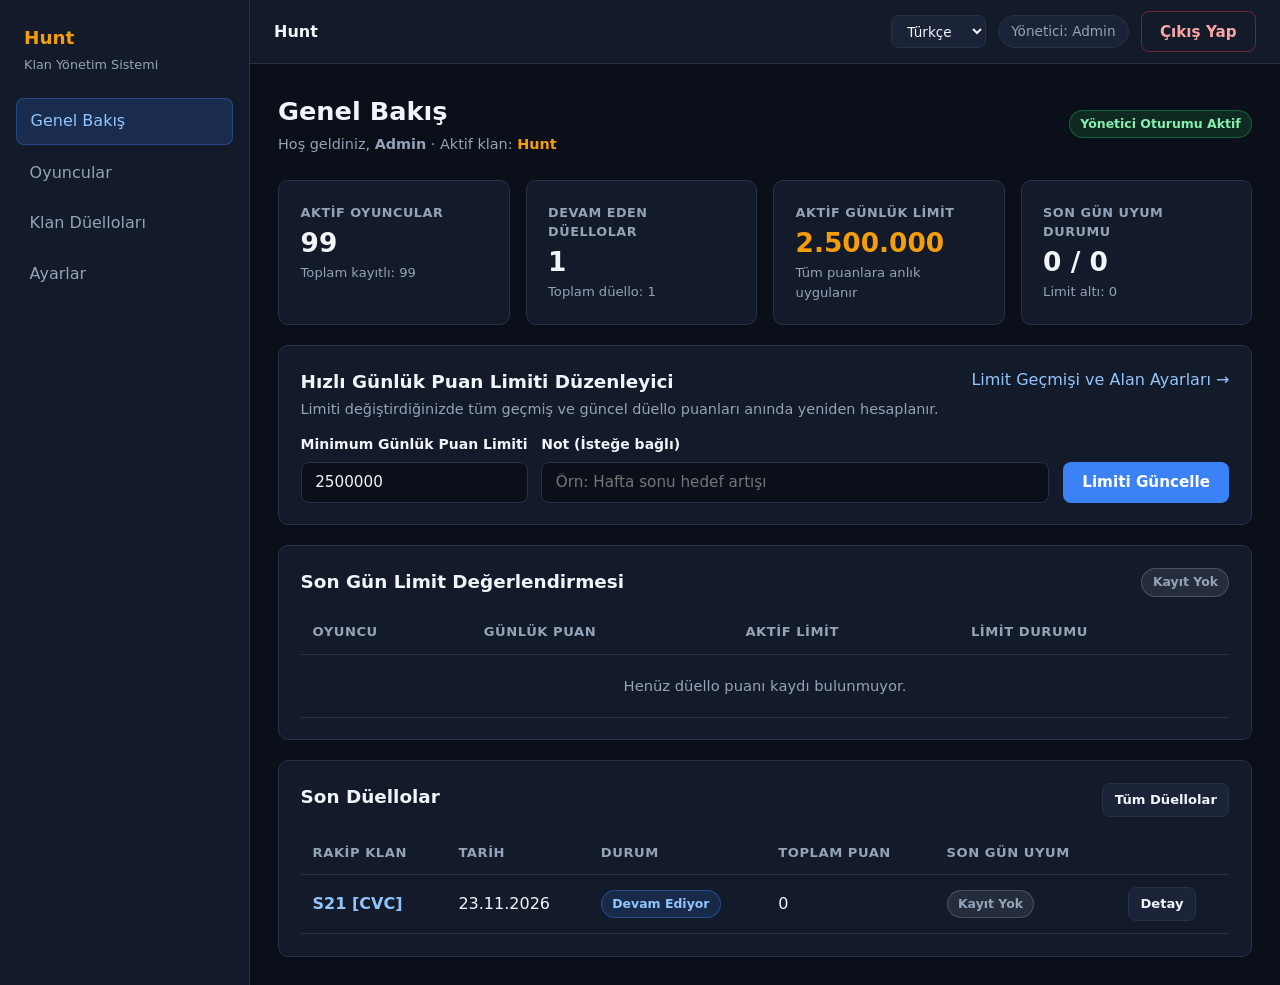
<file: docs/index.html>
<!doctype html>
<html lang="tr" dir="ltr">
<head>
  <meta charset="UTF-8">
  <meta name="viewport" content="width=device-width, initial-scale=1.0">
  <meta name="clan-static-mode" content="true">
  <title>Klan Yönetim Sistemi</title>
  <link rel="stylesheet" href="./css/styles.css">
</head>
<body>
  <div id="app">
    <div class="loading-screen">Yükleniyor...</div>
  </div>
  <script type="module" src="./js/router.js"></script>
</body>
</html>
</file>
<file: docs/css/styles.css>
:root {
  --bg: #0b0f19;
  --surface: #131a29;
  --surface-elevated: #1a2338;
  --border: #26314a;
  --text: #f1f5f9;
  --text-muted: #94a3b8;
  --accent: #3b82f6;
  --accent-hover: #2563eb;
  --gold: #f59e0b;
  --success: #22c55e;
  --danger: #ef4444;
  --radius: 10px;
  --font-sans: "Segoe UI", "Tahoma", "Noto Sans Arabic", system-ui, -apple-system, Roboto, "Helvetica Neue", Arial, sans-serif;
}

*,
*::before,
*::after {
  box-sizing: border-box;
}

html,
body {
  margin: 0;
  padding: 0;
  min-height: 100%;
  background-color: var(--bg);
  color: var(--text);
  font-family: var(--font-sans);
  line-height: 1.5;
  -webkit-font-smoothing: antialiased;
}

a {
  color: inherit;
  text-decoration: none;
}

button,
input,
select,
textarea {
  font-family: inherit;
}

.loading-screen {
  min-height: 100vh;
  display: flex;
  align-items: center;
  justify-content: center;
  color: var(--text-muted);
  font-size: 1rem;
}

/* Auth Screens */
.auth-wrapper {
  min-height: 100vh;
  display: flex;
  align-items: center;
  justify-content: center;
  padding: 1.5rem;
  background: radial-gradient(circle at top, rgba(59, 130, 246, 0.12), transparent 55%), var(--bg);
}

.auth-card {
  width: 100%;
  max-width: 440px;
  background-color: var(--surface);
  border: 1px solid var(--border);
  border-radius: var(--radius);
  padding: 2rem;
  box-shadow: 0 20px 45px rgba(0, 0, 0, 0.45);
}

.auth-header {
  margin-bottom: 1.5rem;
}

.auth-badge {
  display: inline-block;
  padding: 0.25rem 0.65rem;
  border-radius: 999px;
  background: rgba(245, 158, 11, 0.14);
  color: var(--gold);
  border: 1px solid rgba(245, 158, 11, 0.35);
  font-size: 0.75rem;
  font-weight: 600;
  margin-bottom: 0.75rem;
}

.auth-header h1 {
  margin: 0 0 0.35rem;
  font-size: 1.5rem;
  font-weight: 700;
}

.auth-subtitle {
  margin: 0;
  color: var(--text-muted);
  font-size: 0.92rem;
}

/* Forms */
.form-stack {
  display: flex;
  flex-direction: column;
  gap: 1rem;
}

.form-field {
  display: flex;
  flex-direction: column;
  gap: 0.4rem;
}

.form-field label {
  font-size: 0.875rem;
  font-weight: 600;
  color: var(--text);
}

.form-field input,
.form-field select,
.form-field textarea {
  width: 100%;
  padding: 0.65rem 0.85rem;
  background-color: var(--bg);
  color: var(--text);
  border: 1px solid var(--border);
  border-radius: 8px;
  font-size: 0.95rem;
  transition: border-color 0.15s ease, box-shadow 0.15s ease;
}

.form-field input:focus,
.form-field select:focus,
.form-field textarea:focus {
  outline: none;
  border-color: var(--accent);
  box-shadow: 0 0 0 3px rgba(59, 130, 246, 0.2);
}

/* Buttons */
.btn {
  display: inline-flex;
  align-items: center;
  justify-content: center;
  gap: 0.5rem;
  padding: 0.65rem 1.15rem;
  border-radius: 8px;
  border: 1px solid transparent;
  font-size: 0.95rem;
  font-weight: 600;
  cursor: pointer;
  transition: background-color 0.15s ease, border-color 0.15s ease, opacity 0.15s ease;
}

.btn:disabled {
  opacity: 0.6;
  cursor: not-allowed;
}

.btn-primary {
  background-color: var(--accent);
  color: #ffffff;
}

.btn-primary:hover:not(:disabled) {
  background-color: var(--accent-hover);
}

.btn-secondary {
  background-color: var(--surface-elevated);
  color: var(--text);
  border-color: var(--border);
}

.btn-secondary:hover:not(:disabled) {
  border-color: var(--accent);
}

.btn-danger-outline {
  background-color: transparent;
  color: #fca5a5;
  border-color: rgba(239, 68, 68, 0.4);
}

.btn-danger-outline:hover:not(:disabled) {
  background-color: rgba(239, 68, 68, 0.12);
  border-color: var(--danger);
}

/* Alerts & Badges */
.alert {
  padding: 0.75rem 0.95rem;
  border-radius: 8px;
  font-size: 0.9rem;
  border: 1px solid transparent;
}

.alert-error {
  background-color: rgba(239, 68, 68, 0.14);
  border-color: rgba(239, 68, 68, 0.45);
  color: #fecaca;
}

.alert-success {
  background-color: rgba(34, 197, 94, 0.14);
  border-color: rgba(34, 197, 94, 0.45);
  color: #bbf7d0;
}

.hidden {
  display: none !important;
}

.badge {
  display: inline-flex;
  align-items: center;
  padding: 0.25rem 0.65rem;
  border-radius: 999px;
  font-size: 0.78rem;
  font-weight: 600;
}

.badge-success {
  background-color: rgba(34, 197, 94, 0.15);
  color: #86efac;
  border: 1px solid rgba(34, 197, 94, 0.35);
}

.badge-gold {
  background-color: rgba(245, 158, 11, 0.15);
  color: #fcd34d;
  border: 1px solid rgba(245, 158, 11, 0.35);
}

/* App Shell Layout */
.app-shell {
  min-height: 100vh;
  display: grid;
  grid-template-columns: 250px 1fr;
}

.sidebar {
  background-color: var(--surface);
  border-inline-end: 1px solid var(--border);
  padding: 1.5rem 1rem;
  display: flex;
  flex-direction: column;
  gap: 1.5rem;
}

.brand {
  padding: 0 0.5rem;
}

.brand-title {
  font-size: 1.15rem;
  font-weight: 700;
  color: var(--gold);
  margin: 0;
}

.brand-subtitle {
  font-size: 0.8rem;
  color: var(--text-muted);
  margin: 0.2rem 0 0;
}

.nav-list {
  display: flex;
  flex-direction: column;
  gap: 0.35rem;
}

.nav-link {
  display: flex;
  align-items: center;
  padding: 0.65rem 0.85rem;
  border-radius: 8px;
  color: var(--text-muted);
  font-weight: 500;
  transition: background-color 0.15s ease, color 0.15s ease;
}

.nav-link:hover {
  background-color: var(--surface-elevated);
  color: var(--text);
}

.nav-link.active {
  background-color: rgba(59, 130, 246, 0.18);
  color: #93c5fd;
  border: 1px solid rgba(59, 130, 246, 0.35);
}

.main-area {
  display: flex;
  flex-direction: column;
  min-width: 0;
}

.topbar {
  min-height: 64px;
  height: auto;
  background-color: var(--surface);
  border-bottom: 1px solid var(--border);
  padding: 0.6rem 1.5rem;
  display: flex;
  align-items: center;
  justify-content: space-between;
  flex-wrap: wrap;
  gap: 0.75rem 1rem;
}

.topbar-clan {
  font-weight: 600;
  color: var(--text);
}

.topbar-actions {
  display: flex;
  align-items: center;
  flex-wrap: wrap;
  gap: 0.75rem;
}

.admin-pill {
  padding: 0.35rem 0.75rem;
  border-radius: 999px;
  background-color: var(--surface-elevated);
  border: 1px solid var(--border);
  font-size: 0.85rem;
  color: var(--text-muted);
}

.page-content {
  padding: 1.75rem;
  max-width: 1200px;
  width: 100%;
  margin: 0 auto;
}

.page-header {
  display: flex;
  align-items: center;
  justify-content: space-between;
  flex-wrap: wrap;
  gap: 1rem;
  margin-bottom: 1.5rem;
}

.page-header h1 {
  margin: 0;
  font-size: 1.6rem;
}

.card {
  background-color: var(--surface);
  border: 1px solid var(--border);
  border-radius: var(--radius);
  padding: 1.35rem;
}

.card-grid {
  display: grid;
  grid-template-columns: repeat(auto-fit, minmax(240px, 1fr));
  gap: 1rem;
  margin-top: 1.25rem;
}

.quick-card {
  display: flex;
  flex-direction: column;
  gap: 0.5rem;
  transition: border-color 0.15s ease, transform 0.15s ease;
}

.quick-card:hover {
  border-color: var(--accent);
  transform: translateY(-2px);
}

.quick-card h3 {
  margin: 0;
  font-size: 1.05rem;
  color: var(--text);
}

.quick-card p {
  margin: 0;
  font-size: 0.88rem;
  color: var(--text-muted);
}

.table-wrap {
  overflow-x: auto;
}

table {
  width: 100%;
  border-collapse: collapse;
}

th,
td {
  padding: 0.75rem;
  text-align: start;
  border-bottom: 1px solid var(--border);
}

th {
  color: var(--text-muted);
  font-size: 0.82rem;
  text-transform: uppercase;
  letter-spacing: 0.04em;
}

@media (max-width: 768px) {
  .app-shell {
    grid-template-columns: 1fr;
  }

  .sidebar {
    border-inline-end: none;
    border-bottom: 1px solid var(--border);
    padding: 1rem;
    gap: 0.75rem;
  }

  .nav-list {
    flex-direction: row;
    flex-wrap: wrap;
  }

  .topbar {
    padding: 0 1rem;
  }

  .page-content {
    padding: 1rem;
  }
}

/* M5 Domain Components & Pages */
.muted-text {
  color: var(--text-muted);
  font-size: 0.9rem;
}

.text-link {
  color: #93c5fd;
  font-weight: 500;
}

.text-link:hover {
  text-decoration: underline;
}

.section-card {
  margin-top: 1.25rem;
}

.section-head {
  display: flex;
  align-items: flex-start;
  justify-content: space-between;
  flex-wrap: wrap;
  gap: 0.75rem 1rem;
}

.section-head h2 {
  margin: 0;
  font-size: 1.15rem;
}

.section-head p {
  margin: 0.25rem 0 0;
}

.stats-grid {
  display: grid;
  grid-template-columns: repeat(auto-fit, minmax(210px, 1fr));
  gap: 1rem;
}

.stat-card {
  display: flex;
  flex-direction: column;
  gap: 0.3rem;
}

.stat-label {
  font-size: 0.8rem;
  text-transform: uppercase;
  letter-spacing: 0.04em;
  color: var(--text-muted);
  font-weight: 600;
}

.stat-value {
  font-size: 1.65rem;
  font-weight: 700;
  line-height: 1.2;
}

.stat-sub {
  font-size: 0.82rem;
  color: var(--text-muted);
}

.two-col-grid {
  display: grid;
  grid-template-columns: repeat(auto-fit, minmax(340px, 1fr));
  gap: 1rem;
  margin-top: 1.25rem;
}

.two-col-grid > .section-card {
  margin-top: 0;
}

.toolbar {
  display: flex;
  flex-wrap: wrap;
  gap: 1rem;
  align-items: flex-end;
}

.form-grid {
  display: grid;
  grid-template-columns: repeat(auto-fit, minmax(200px, 1fr));
  gap: 0.9rem;
}

.form-inline {
  display: flex;
  flex-wrap: wrap;
  gap: 0.85rem;
  align-items: flex-end;
}

.form-actions {
  display: flex;
  flex-wrap: wrap;
  gap: 0.65rem;
  align-items: center;
}

.form-field-checkbox {
  justify-content: center;
}

.checkbox-label,
.checkbox-inline {
  display: inline-flex;
  align-items: center;
  gap: 0.45rem;
  cursor: pointer;
  font-size: 0.88rem;
  color: var(--text);
}

.checkbox-label input,
.checkbox-inline input {
  width: auto;
  accent-color: var(--accent);
}

.checkbox-stack {
  display: flex;
  flex-direction: column;
  gap: 0.3rem;
}

.action-row {
  display: inline-flex;
  flex-wrap: wrap;
  gap: 0.45rem;
  align-items: center;
}

.btn-sm {
  padding: 0.38rem 0.72rem;
  font-size: 0.82rem;
}

.badge-danger {
  background-color: rgba(239, 68, 68, 0.16);
  color: #fca5a5;
  border: 1px solid rgba(239, 68, 68, 0.4);
}

.badge-muted {
  background-color: rgba(148, 163, 184, 0.14);
  color: var(--text-muted);
  border: 1px solid rgba(148, 163, 184, 0.3);
}

.badge-info {
  background-color: rgba(59, 130, 246, 0.16);
  color: #93c5fd;
  border: 1px solid rgba(59, 130, 246, 0.38);
}

.compliance-pills {
  display: inline-flex;
  flex-wrap: wrap;
  gap: 0.35rem;
  align-items: center;
}

.limit-cell {
  display: flex;
  flex-direction: column;
  gap: 0.35rem;
  min-width: 190px;
}

.limit-cell-top {
  display: flex;
  align-items: center;
  gap: 0.5rem;
  flex-wrap: wrap;
}

.limit-delta {
  font-size: 0.84rem;
  font-weight: 600;
}

.limit-pct {
  font-size: 0.8rem;
  color: var(--text-muted);
}

.progress-track {
  width: 100%;
  height: 6px;
  border-radius: 999px;
  background-color: var(--bg);
  border: 1px solid var(--border);
  overflow: hidden;
}

.progress-fill {
  height: 100%;
  border-radius: 999px;
  transition: width 0.2s ease;
}

.progress-fill.met {
  background-color: var(--success);
}

.progress-fill.missed {
  background-color: var(--danger);
}

.delta-pos {
  color: var(--success);
  font-weight: 600;
}

.delta-neg {
  color: var(--danger);
  font-weight: 600;
}

.delta-zero {
  color: var(--text-muted);
}

.delta-pill {
  font-size: 0.82rem;
  margin-inline-start: 0.25rem;
  direction: ltr;
  unicode-bidi: isolate;
}

.chip-list {
  display: flex;
  flex-wrap: wrap;
  gap: 0.4rem;
}

.chip {
  display: inline-flex;
  align-items: center;
  gap: 0.35rem;
  padding: 0.22rem 0.6rem;
  border-radius: 999px;
  background-color: var(--surface-elevated);
  border: 1px solid var(--border);
  font-size: 0.82rem;
}

.chip-remove {
  background: none;
  border: none;
  color: var(--text-muted);
  cursor: pointer;
  padding: 0;
  font-size: 1rem;
  line-height: 1;
}

.chip-remove:hover {
  color: var(--danger);
}

.empty-state,
.empty-cell {
  color: var(--text-muted);
  padding: 1.25rem;
  text-align: center;
  font-size: 0.92rem;
}

.ocr-review-panel {
  margin-top: 1.25rem;
  border-color: rgba(59, 130, 246, 0.45);
}

.ocr-review-grid {
  display: grid;
  grid-template-columns: minmax(260px, 1fr) minmax(440px, 1.5fr);
  gap: 1.25rem;
  align-items: start;
}

.ocr-preview-box {
  background-color: var(--bg);
  border: 1px solid var(--border);
  border-radius: 8px;
  padding: 0.5rem;
}

.ocr-preview-img {
  display: block;
  width: 100%;
  height: auto;
  max-height: 480px;
  object-fit: contain;
  border-radius: 6px;
}

.raw-ocr-pre {
  background-color: var(--bg);
  border: 1px solid var(--border);
  border-radius: 8px;
  padding: 0.75rem;
  font-size: 0.8rem;
  white-space: pre-wrap;
  max-height: 220px;
  overflow-y: auto;
}

.table-input {
  width: 100%;
  min-width: 110px;
  padding: 0.42rem 0.6rem;
  background-color: var(--bg);
  color: var(--text);
  border: 1px solid var(--border);
  border-radius: 6px;
  font-size: 0.88rem;
}

.table-input-num {
  max-width: 120px;
}

.row-needs-review {
  background-color: rgba(245, 158, 11, 0.06);
}

.status-stack {
  display: flex;
  flex-direction: column;
  gap: 0.25rem;
  align-items: flex-start;
}

.inline-score-edit {
  display: inline-flex;
  gap: 0.4rem;
  align-items: center;
}

.screenshot-grid {
  display: grid;
  grid-template-columns: repeat(auto-fill, minmax(220px, 1fr));
  gap: 1rem;
}

.screenshot-card {
  background-color: var(--bg);
  border: 1px solid var(--border);
  border-radius: 8px;
  overflow: hidden;
}

.screenshot-thumb {
  display: block;
  width: 100%;
  height: 140px;
  object-fit: cover;
  border-bottom: 1px solid var(--border);
}

.screenshot-meta {
  padding: 0.75rem;
}

.trend-chart-wrap {
  background-color: var(--bg);
  border: 1px solid var(--border);
  border-radius: 8px;
  padding: 1rem;
}

.trend-chart-header {
  display: flex;
  justify-content: space-between;
  align-items: center;
  flex-wrap: wrap;
  gap: 0.75rem;
  margin-bottom: 0.75rem;
}

.trend-select-label {
  display: inline-flex;
  align-items: center;
  gap: 0.5rem;
  font-size: 0.85rem;
  color: var(--text-muted);
}

.trend-select-label select {
  padding: 0.35rem 0.6rem;
  background-color: var(--surface);
  color: var(--text);
  border: 1px solid var(--border);
  border-radius: 6px;
}

.trend-svg {
  width: 100%;
  height: auto;
  display: block;
}

@media (max-width: 1024px) {
  .ocr-review-grid {
    grid-template-columns: 1fr;
  }
}

/* Photo-based Player Import */
.header-actions {
  display: flex;
  flex-wrap: wrap;
  gap: 0.65rem;
  align-items: center;
}

.import-defaults-box {
  background-color: var(--bg);
  border: 1px solid var(--border);
  border-radius: 8px;
  padding: 0.9rem;
}

.import-profile-details {
  margin-top: 0.75rem;
  padding-top: 0.65rem;
  border-top: 1px solid var(--border);
}

.row-existing {
  opacity: 0.68;
}

.table-input-check {
  width: 18px;
  height: 18px;
  accent-color: var(--accent);
  cursor: pointer;
}

.badge-tower {
  background-color: rgba(168, 85, 247, 0.16);
  color: #d8b4fe;
  border: 1px solid rgba(168, 85, 247, 0.4);
}

.th-sort-btn {
  background: transparent;
  border: none;
  padding: 0;
  color: inherit;
  font: inherit;
  text-transform: inherit;
  letter-spacing: inherit;
  cursor: pointer;
  display: inline-flex;
  align-items: center;
  gap: 0.25rem;
}

.th-sort-btn:hover {
  color: var(--text);
}

.th-sort-btn.active {
  color: var(--gold);
}

/* Multi-language Selector & RTL Support */
.auth-lang-bar {
  display: flex;
  justify-content: flex-end;
  margin-bottom: 0.75rem;
}

.lang-select {
  padding: 0.38rem 0.68rem;
  border-radius: 8px;
  border: 1px solid var(--border);
  background-color: var(--surface-elevated);
  color: var(--text);
  font-size: 0.85rem;
  font-weight: 500;
  cursor: pointer;
  transition: border-color 0.15s ease, box-shadow 0.15s ease;
}

.lang-select:hover {
  border-color: var(--accent);
}

.lang-select:focus {
  outline: none;
  border-color: var(--accent);
  box-shadow: 0 0 0 3px rgba(59, 130, 246, 0.2);
}

.trend-svg {
  direction: ltr;
}

.limit-delta,
.limit-pct,
.raw-ocr-pre {
  direction: ltr;
  unicode-bidi: isolate;
}

[dir="rtl"] th,
[dir="rtl"] .stat-label {
  letter-spacing: 0;
  text-transform: none;
}
</file>
